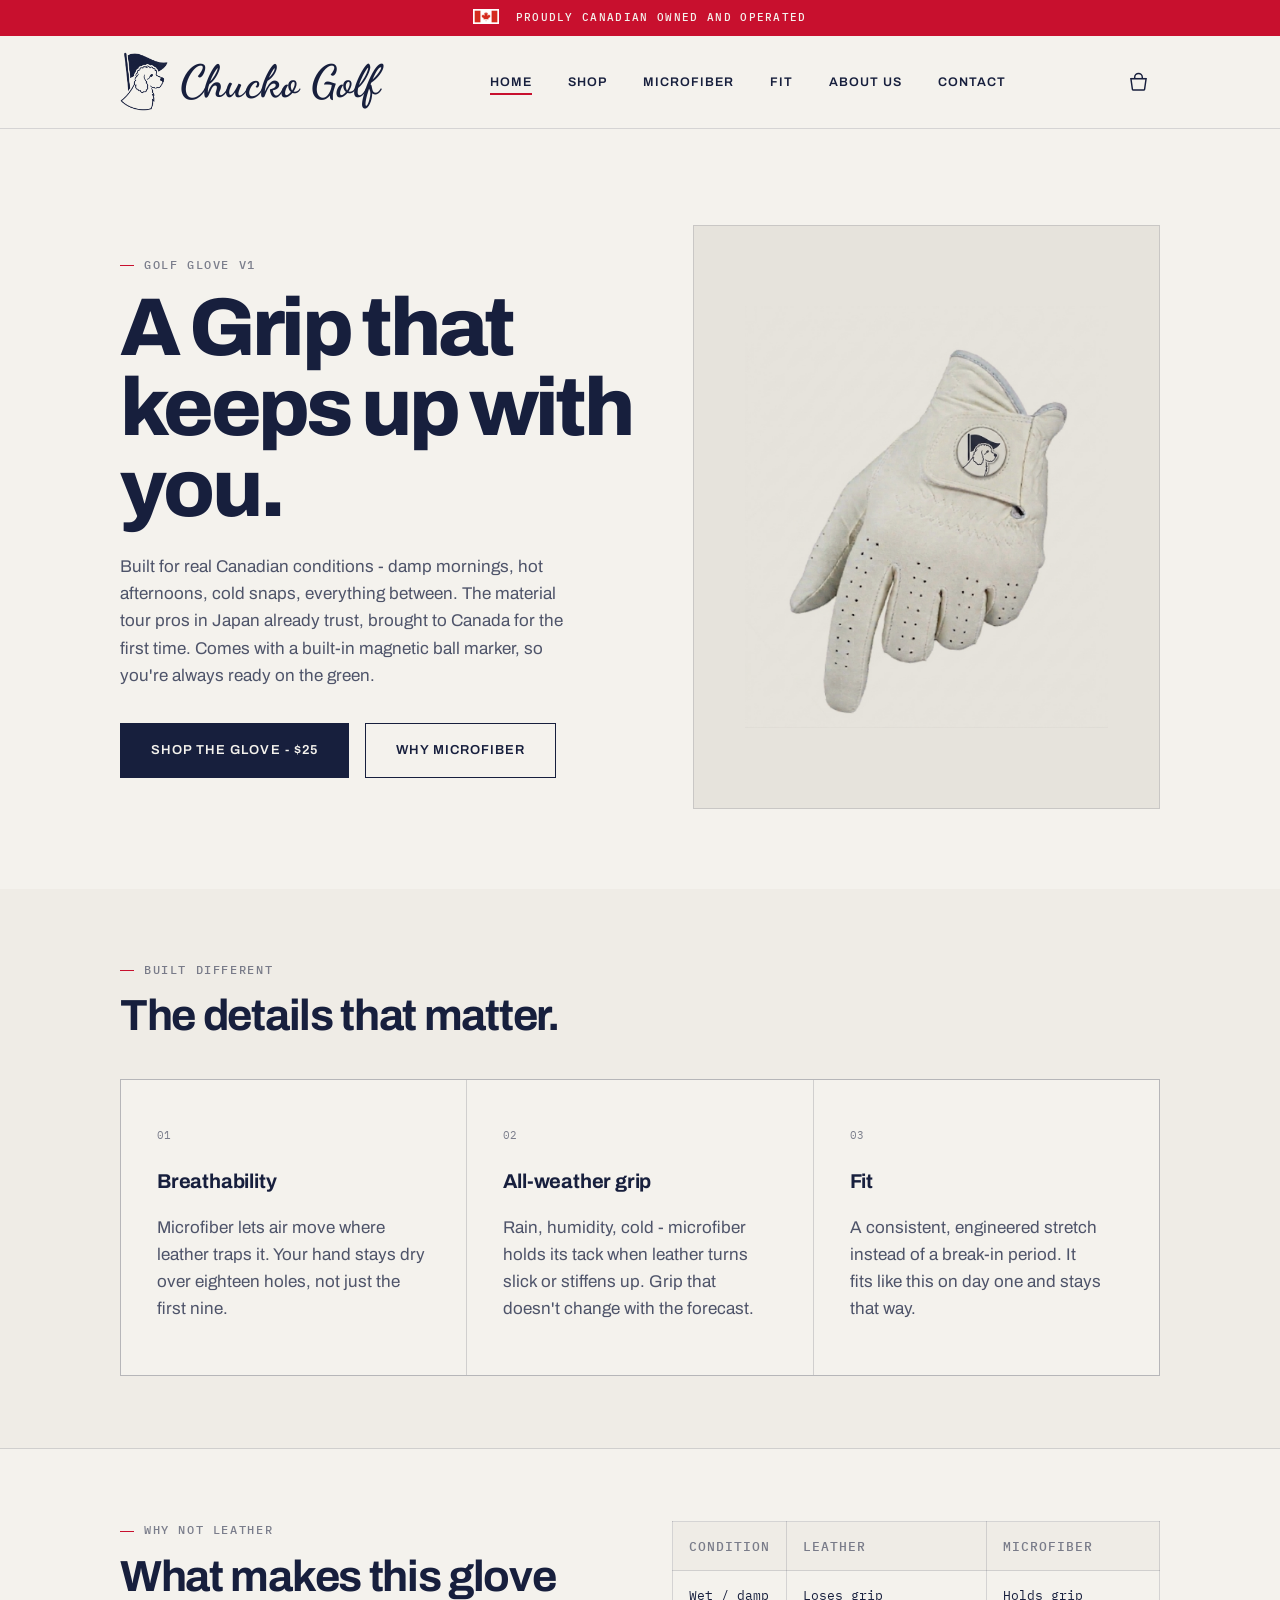
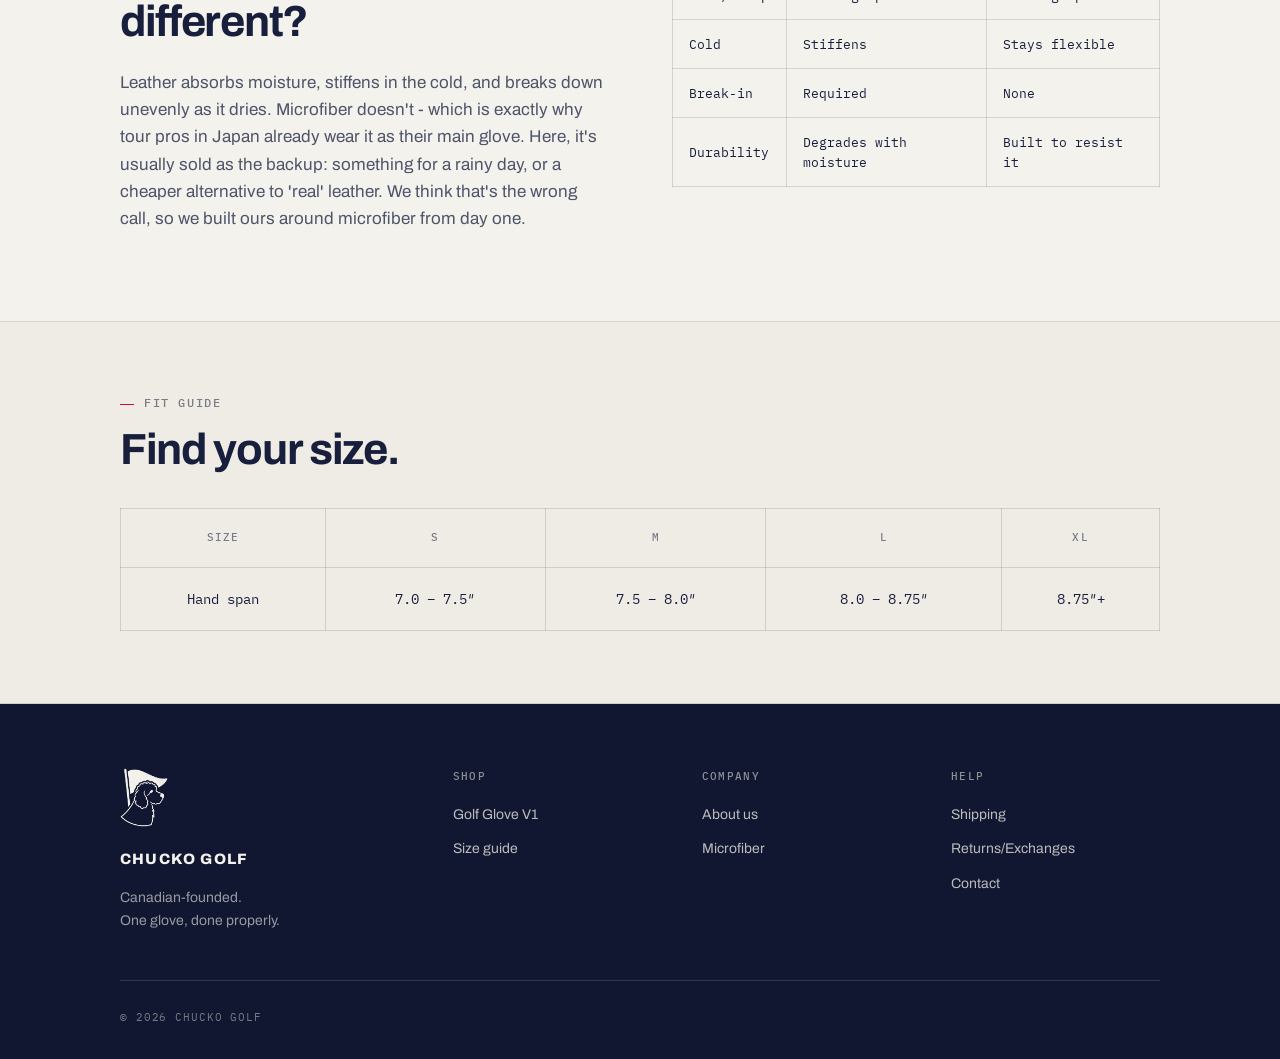
<file: index.html>
<!DOCTYPE html>
<html lang="en-CA">
<head>
<meta charset="UTF-8">
<meta name="viewport" content="width=device-width, initial-scale=1.0">
<title>Chucko Golf - Premium Microfiber Golf Glove</title>
<meta name="description" content="Chucko Golf makes one product: a premium microfiber golf glove built for real Canadian conditions. $25.">
<link rel="stylesheet" href="css/styles.css">
</head>
<body>

<div class="top-banner"><img class="flag-icon" src="uploads/Canada-outline.png" alt="" aria-hidden="true"> Proudly Canadian Owned and Operated</div>

<nav class="site-nav">
  <div class="wrap">
    <a href="index.html" class="nav-brand">
      <img class="logo-mark" src="uploads/logo.png" alt="Chucko Golf logo mark">
      <span class="wordmark">Chucko Golf</span>
    </a>
    <ul class="nav-links">
      <li><a href="index.html" class="current">Home</a></li>
      <li><a href="shop.html">Shop</a></li>
      <li><a href="index.html#microfiber">Microfiber</a></li>
      <li><a href="index.html#fit">Fit</a></li>
      <li><a href="about.html">About us</a></li>
      <li><a href="contact.html">Contact</a></li>
    </ul>
    <div class="nav-right">
      <a href="shop.html" class="basket" aria-label="Basket">
        <svg viewBox="0 0 22 20" fill="none" stroke="currentColor" stroke-width="1.5" aria-hidden="true" focusable="false">
          <line x1="3" y1="7" x2="19" y2="7"/>
          <path d="M3 7h16l-1.6 11.2a1 1 0 0 1-1 .8H5.6a1 1 0 0 1-1-.8L3 7z"/>
          <path d="M7 7V5.5a4 4 0 0 1 8 0V7"/>
        </svg>
      </a>
      <button class="nav-toggle" aria-label="Open menu" aria-expanded="false">
        <span></span>
      </button>
    </div>
  </div>
</nav>

<!-- HERO -->
<section class="hero bg-paper no-border">
  <div class="wrap">
    <div class="hero-copy">
      <p class="eyebrow">Golf Glove V1</p>
      <h1 class="h-display">A Grip that<br>keeps up with you.</h1>
      <p class="body-copy">Built for real Canadian conditions - damp mornings, hot afternoons, cold snaps, everything between. The material tour pros in Japan already trust, brought to Canada for the first time. Comes with a built-in magnetic ball marker, so you're always ready on the green.</p>
      <div class="hero-actions">
        <a href="shop.html" class="btn btn-primary">Shop the glove - $25</a>
        <a href="index.html#microfiber" class="btn btn-outline">Why microfiber</a>
      </div>
    </div>
    <div class="plate hero-plate">
      <img class="plate-product-img" src="uploads/golf-glove-mockup.jpg" alt="Chucko Golf premium microfiber golf glove">
    </div>
  </div>
</section>

<!-- BENEFITS THREE-UP -->
<section class="bg-paper-alt">
  <div class="wrap">
    <p class="eyebrow">Built different</p>
    <h2 class="h-section" style="margin-bottom:40px;">The details that matter.</h2>
    <div class="grid-3">
      <div>
        <p class="benefit-index">01</p>
        <p class="benefit-title">Breathability</p>
        <p class="body-copy">Microfiber lets air move where leather traps it. Your hand stays dry over eighteen holes, not just the first nine.</p>
      </div>
      <div>
        <p class="benefit-index">02</p>
        <p class="benefit-title">All-weather grip</p>
        <p class="body-copy">Rain, humidity, cold - microfiber holds its tack when leather turns slick or stiffens up. Grip that doesn't change with the forecast.</p>
      </div>
      <div>
        <p class="benefit-index">03</p>
        <p class="benefit-title">Fit</p>
        <p class="body-copy">A consistent, engineered stretch instead of a break-in period. It fits like this on day one and stays that way.</p>
      </div>
    </div>
  </div>
</section>

<!-- WHY NOT LEATHER -->
<section id="microfiber" class="bg-paper">
  <div class="wrap two-col">
    <div>
      <p class="eyebrow">Why not leather</p>
      <h2 class="h-section" style="margin-bottom:24px;">What makes this glove different?</h2>
      <p class="body-copy">Leather absorbs moisture, stiffens in the cold, and breaks down unevenly as it dries. Microfiber doesn't - which is exactly why tour pros in Japan already wear it as their main glove. Here, it's usually sold as the backup: something for a rainy day, or a cheaper alternative to 'real' leather. We think that's the wrong call, so we built ours around microfiber from day one.</p>
    </div>
    <p class="scroll-hint">Scroll to see all →</p>
    <div class="table-scroll">
      <table class="spec-table">
        <thead>
          <tr>
            <th>Condition</th>
            <th>Leather</th>
            <th>Microfiber</th>
          </tr>
        </thead>
        <tbody>
          <tr>
            <td>Wet / damp</td>
            <td>Loses grip</td>
            <td>Holds grip</td>
          </tr>
          <tr>
            <td>Cold</td>
            <td>Stiffens</td>
            <td>Stays flexible</td>
          </tr>
          <tr>
            <td>Break-in</td>
            <td>Required</td>
            <td>None</td>
          </tr>
          <tr>
            <td>Durability</td>
            <td>Degrades with moisture</td>
            <td>Built to resist it</td>
          </tr>
        </tbody>
      </table>
    </div>
  </div>
</section>

<!-- FIND YOUR SIZE -->
<section id="fit" class="bg-paper-alt">
  <div class="wrap">
    <p class="eyebrow">Fit guide</p>
    <h2 class="h-section" style="margin-bottom:36px;">Find your size.</h2>
    <p class="scroll-hint">Scroll to see all sizes →</p>
    <div class="table-scroll">
    <table class="size-table">
      <thead>
        <tr>
          <th>Size</th>
          <th>S</th>
          <th>M</th>
          <th>L</th>
          <th>XL</th>
        </tr>
      </thead>
      <tbody>
        <tr>
          <td>Hand span</td>
          <td>7.0&nbsp;–&nbsp;7.5&Prime;</td>
          <td>7.5&nbsp;–&nbsp;8.0&Prime;</td>
          <td>8.0&nbsp;–&nbsp;8.75&Prime;</td>
          <td>8.75&Prime;+</td>
        </tr>
      </tbody>
    </table>
    </div>
  </div>
</section>

<footer>
  <div class="wrap">
    <div class="footer-grid">
      <div class="footer-brand">
        <img class="footer-logo" src="uploads/logo-white.png" alt="Chucko Golf logo mark">
        <span class="wordmark">Chucko Golf</span>
        <p>Canadian-founded.<br>One glove, done properly.</p>
      </div>
      <div class="footer-col">
        <h3>Shop</h3>
        <ul>
          <li><a href="shop.html">Golf Glove V1</a></li>
          <li><a href="index.html#fit">Size guide</a></li>
        </ul>
      </div>
      <div class="footer-col">
        <h3>Company</h3>
        <ul>
          <li><a href="about.html">About us</a></li>
          <li><a href="index.html#microfiber">Microfiber</a></li>
        </ul>
      </div>
      <div class="footer-col">
        <h3>Help</h3>
        <ul>
          <li><a href="#">Shipping</a></li>
          <li><a href="returns.html">Returns/Exchanges</a></li>
          <li><a href="contact.html">Contact</a></li>
        </ul>
      </div>
    </div>
    <div class="footer-bottom">
      <span>&copy; 2026 Chucko Golf</span>
    </div>
  </div>
</footer>

<script src="js/main.js"></script>
</body>
</html>
</file>
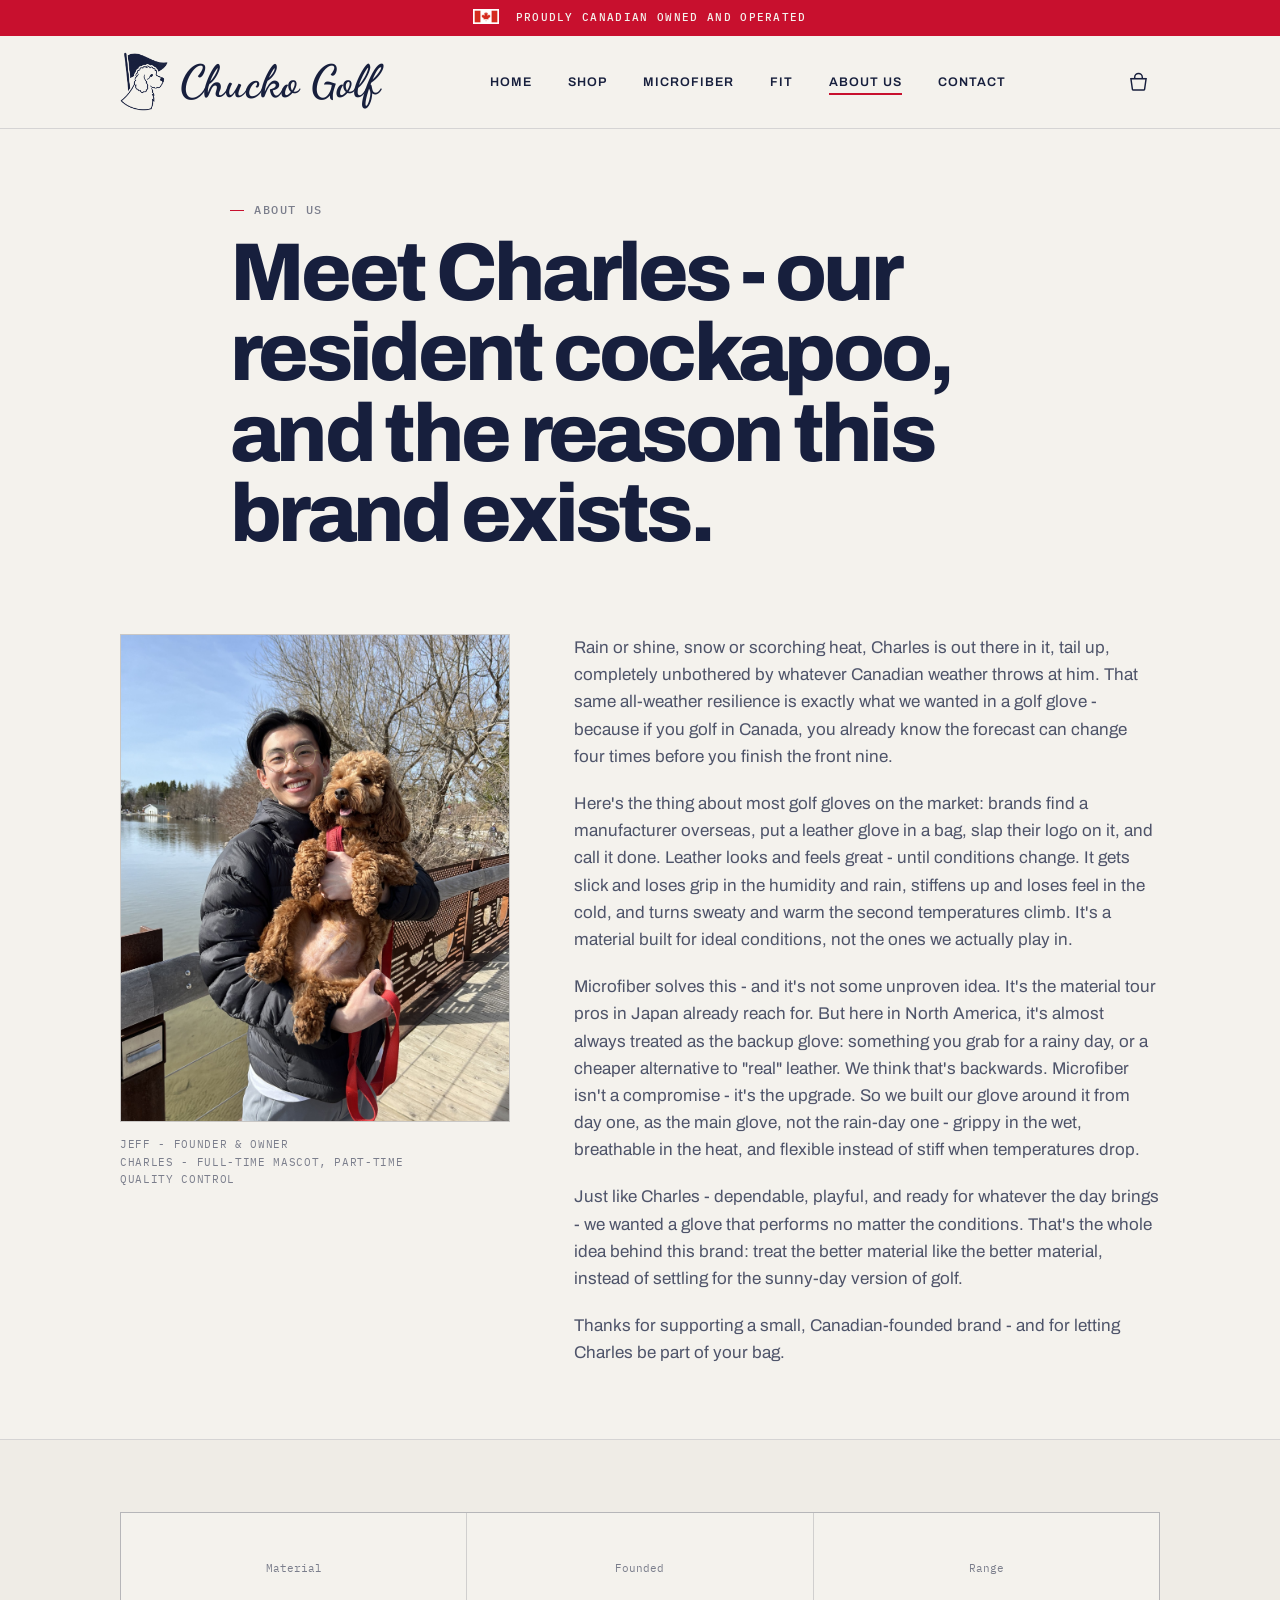
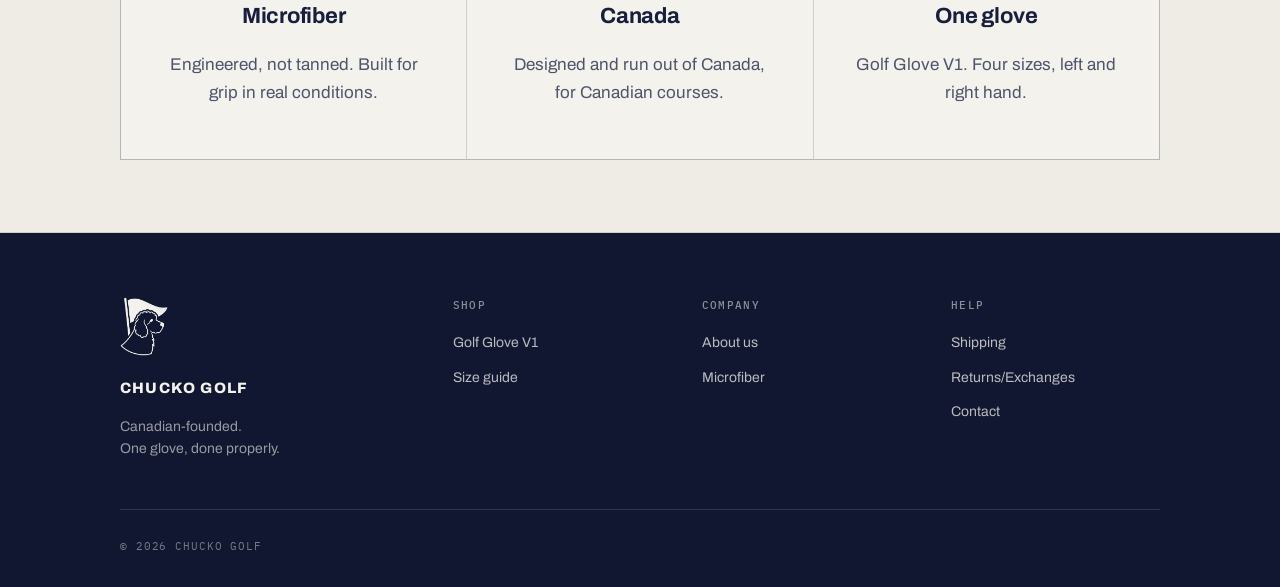
<file: about.html>
<!DOCTYPE html>
<html lang="en-CA">
<head>
<meta charset="UTF-8">
<meta name="viewport" content="width=device-width, initial-scale=1.0">
<title>About us - Chucko Golf</title>
<meta name="description" content="Meet Charles, the cockapoo behind Chucko Golf, and the reason this brand exists.">
<link rel="stylesheet" href="css/styles.css">
</head>
<body>

<div class="top-banner"><img class="flag-icon" src="uploads/Canada-outline.png" alt="" aria-hidden="true"> Proudly Canadian Owned and Operated</div>

<nav class="site-nav">
  <div class="wrap">
    <a href="index.html" class="nav-brand">
      <img class="logo-mark" src="uploads/logo.png" alt="Chucko Golf logo mark">
      <span class="wordmark">Chucko Golf</span>
    </a>
    <ul class="nav-links">
      <li><a href="index.html">Home</a></li>
      <li><a href="shop.html">Shop</a></li>
      <li><a href="index.html#microfiber">Microfiber</a></li>
      <li><a href="index.html#fit">Fit</a></li>
      <li><a href="about.html" class="current">About us</a></li>
      <li><a href="contact.html">Contact</a></li>
    </ul>
    <div class="nav-right">
      <a href="shop.html" class="basket" aria-label="Basket">
        <svg viewBox="0 0 22 20" fill="none" stroke="currentColor" stroke-width="1.5" aria-hidden="true" focusable="false">
          <line x1="3" y1="7" x2="19" y2="7"/>
          <path d="M3 7h16l-1.6 11.2a1 1 0 0 1-1 .8H5.6a1 1 0 0 1-1-.8L3 7z"/>
          <path d="M7 7V5.5a4 4 0 0 1 8 0V7"/>
        </svg>
      </a>
      <button class="nav-toggle" aria-label="Open menu" aria-expanded="false">
        <span></span>
      </button>
    </div>
  </div>
</nav>

<!-- HERO -->
<section class="about-hero bg-paper no-border" style="padding-bottom:8px;">
  <div class="wrap">
    <p class="eyebrow">About us</p>
    <h1 class="h-display">Meet Charles - our resident cockapoo, and the reason this brand exists.</h1>
  </div>
</section>

<!-- BODY: PHOTO + CLIENT COPY -->
<section class="about-body bg-paper">
  <div class="wrap two-col">
    <div>
      <div class="plate" style="aspect-ratio: 4/5;">
        <img class="plate-photo-img" src="uploads/owners.jpg" alt="Charles, the cockapoo behind Chucko Golf, with his owner">
      </div>
      <p class="about-photo-caption">Jeff - Founder & Owner<br>Charles - Full-time mascot, Part-time quality control</p>
    </div>
    <div class="client-copy body-copy">
      <p>Rain or shine, snow or scorching heat, Charles is out there in it, tail up, completely unbothered by whatever Canadian weather throws at him. That same all-weather resilience is exactly what we wanted in a golf glove - because if you golf in Canada, you already know the forecast can change four times before you finish the front nine.</p>
      <p>Here's the thing about most golf gloves on the market: brands find a manufacturer overseas, put a leather glove in a bag, slap their logo on it, and call it done. Leather looks and feels great - until conditions change. It gets slick and loses grip in the humidity and rain, stiffens up and loses feel in the cold, and turns sweaty and warm the second temperatures climb. It's a material built for ideal conditions, not the ones we actually play in.</p>
      <p>Microfiber solves this - and it's not some unproven idea. It's the material tour pros in Japan already reach for. But here in North America, it's almost always treated as the backup glove: something you grab for a rainy day, or a cheaper alternative to "real" leather. We think that's backwards. Microfiber isn't a compromise - it's the upgrade. So we built our glove around it from day one, as the main glove, not the rain-day one - grippy in the wet, breathable in the heat, and flexible instead of stiff when temperatures drop.</p>
      <p>Just like Charles - dependable, playful, and ready for whatever the day brings - we wanted a glove that performs no matter the conditions. That's the whole idea behind this brand: treat the better material like the better material, instead of settling for the sunny-day version of golf.</p>
      <p>Thanks for supporting a small, Canadian-founded brand - and for letting Charles be part of your bag.</p>
    </div>
  </div>
</section>

<!-- FACTS THREE-UP -->
<section class="bg-paper-alt facts-row">
  <div class="wrap">
    <div class="grid-3">
      <div>
        <p class="benefit-index">Material</p>
        <p class="benefit-title">Microfiber</p>
        <p class="body-copy">Engineered, not tanned. Built for grip in real conditions.</p>
      </div>
      <div>
        <p class="benefit-index">Founded</p>
        <p class="benefit-title">Canada</p>
        <p class="body-copy">Designed and run out of Canada, for Canadian courses.</p>
      </div>
      <div>
        <p class="benefit-index">Range</p>
        <p class="benefit-title">One glove</p>
        <p class="body-copy">Golf Glove V1. Four sizes, left and right hand.</p>
      </div>
    </div>
  </div>
</section>

<footer>
  <div class="wrap">
    <div class="footer-grid">
      <div class="footer-brand">
        <img class="footer-logo" src="uploads/logo-white.png" alt="Chucko Golf logo mark">
        <span class="wordmark">Chucko Golf</span>
        <p>Canadian-founded.<br>One glove, done properly.</p>
      </div>
      <div class="footer-col">
        <h3>Shop</h3>
        <ul>
          <li><a href="shop.html">Golf Glove V1</a></li>
          <li><a href="index.html#fit">Size guide</a></li>
        </ul>
      </div>
      <div class="footer-col">
        <h3>Company</h3>
        <ul>
          <li><a href="about.html">About us</a></li>
          <li><a href="index.html#microfiber">Microfiber</a></li>
        </ul>
      </div>
      <div class="footer-col">
        <h3>Help</h3>
        <ul>
          <li><a href="#">Shipping</a></li>
          <li><a href="returns.html">Returns/Exchanges</a></li>
          <li><a href="contact.html">Contact</a></li>
        </ul>
      </div>
    </div>
    <div class="footer-bottom">
      <span>&copy; 2026 Chucko Golf</span>
    </div>
  </div>
</footer>

<script src="js/main.js"></script>
</body>
</html>
</file>
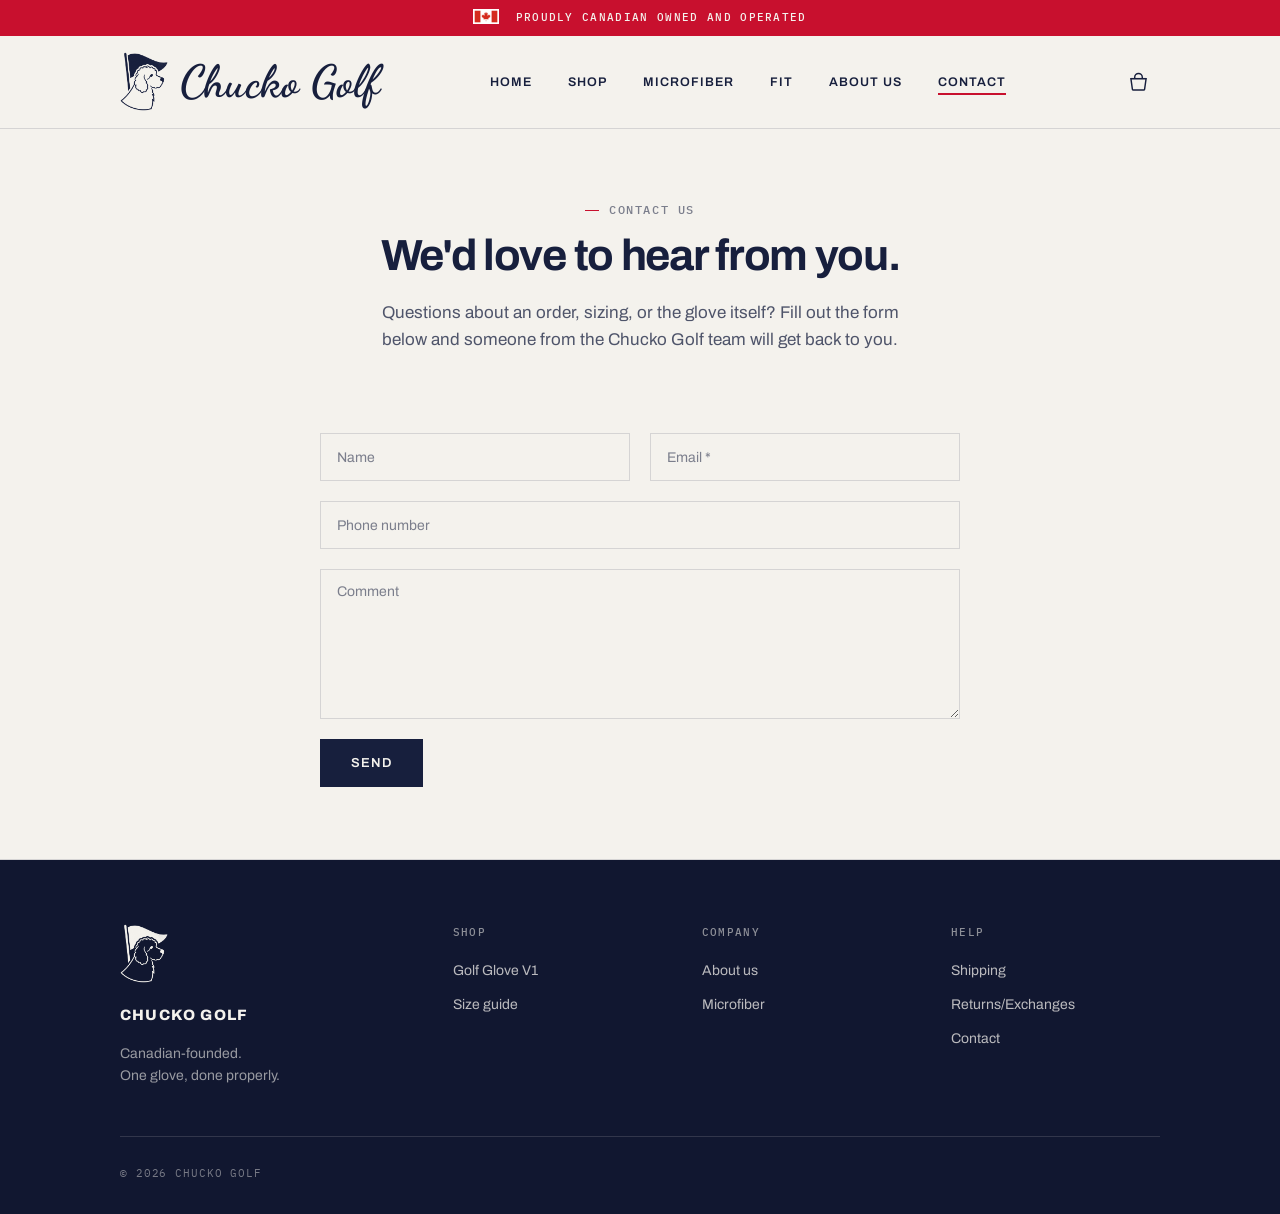
<file: contact.html>
<!DOCTYPE html>
<html lang="en-CA">
<head>
<meta charset="UTF-8">
<meta name="viewport" content="width=device-width, initial-scale=1.0">
<title>Contact us - Chucko Golf</title>
<meta name="description" content="Questions about an order or the glove itself? Get in touch with the Chucko Golf team.">
<link rel="stylesheet" href="css/styles.css">
</head>
<body>

<div class="top-banner"><img class="flag-icon" src="uploads/Canada-outline.png" alt="" aria-hidden="true"> Proudly Canadian Owned and Operated</div>

<nav class="site-nav">
  <div class="wrap">
    <a href="index.html" class="nav-brand">
      <img class="logo-mark" src="uploads/logo.png" alt="Chucko Golf logo mark">
      <span class="wordmark">Chucko Golf</span>
    </a>
    <ul class="nav-links">
      <li><a href="index.html">Home</a></li>
      <li><a href="shop.html">Shop</a></li>
      <li><a href="index.html#microfiber">Microfiber</a></li>
      <li><a href="index.html#fit">Fit</a></li>
      <li><a href="about.html">About us</a></li>
      <li><a href="contact.html" class="current">Contact</a></li>
    </ul>
    <div class="nav-right">
      <a href="shop.html" class="basket" aria-label="Basket">
        <svg viewBox="0 0 22 20" fill="none" stroke="currentColor" stroke-width="1.5" aria-hidden="true" focusable="false">
          <line x1="3" y1="7" x2="19" y2="7"/>
          <path d="M3 7h16l-1.6 11.2a1 1 0 0 1-1 .8H5.6a1 1 0 0 1-1-.8L3 7z"/>
          <path d="M7 7V5.5a4 4 0 0 1 8 0V7"/>
        </svg>
      </a>
      <button class="nav-toggle" aria-label="Open menu" aria-expanded="false">
        <span></span>
      </button>
    </div>
  </div>
</nav>

<!-- HERO -->
<section class="bg-paper no-border" style="padding-bottom:8px;">
  <div class="wrap" style="max-width:680px; margin:0 auto; text-align:center;">
    <p class="eyebrow" style="justify-content:center;">Contact us</p>
    <h1 class="h-section">We'd love to hear from you.</h1>
    <p class="body-copy" style="margin:20px auto 0; max-width:56ch;">Questions about an order, sizing, or the glove itself? Fill out the form below and someone from the Chucko Golf team will get back to you.</p>
  </div>
</section>

<!-- FORM -->
<section class="bg-paper">
  <div class="wrap">
    <form class="contact-form" id="contact-form">
      <div class="form-success" id="form-success" hidden>
        <span class="success-mark">&check;</span> Thanks for reaching out. We'll get back to you as soon as possible.
      </div>
      <div class="form-row">
        <input type="text" name="name" class="form-input" placeholder="Name">
        <input type="email" name="email" class="form-input" placeholder="Email *" required>
      </div>
      <input type="tel" name="phone" class="form-input" placeholder="Phone number">
      <textarea name="comment" class="form-input form-textarea" placeholder="Comment"></textarea>
      <button type="submit" class="btn btn-primary">Send</button>
    </form>
  </div>
</section>

<footer>
  <div class="wrap">
    <div class="footer-grid">
      <div class="footer-brand">
        <img class="footer-logo" src="uploads/logo-white.png" alt="Chucko Golf logo mark">
        <span class="wordmark">Chucko Golf</span>
        <p>Canadian-founded.<br>One glove, done properly.</p>
      </div>
      <div class="footer-col">
        <h3>Shop</h3>
        <ul>
          <li><a href="shop.html">Golf Glove V1</a></li>
          <li><a href="index.html#fit">Size guide</a></li>
        </ul>
      </div>
      <div class="footer-col">
        <h3>Company</h3>
        <ul>
          <li><a href="about.html">About us</a></li>
          <li><a href="index.html#microfiber">Microfiber</a></li>
        </ul>
      </div>
      <div class="footer-col">
        <h3>Help</h3>
        <ul>
          <li><a href="#">Shipping</a></li>
          <li><a href="returns.html">Returns/Exchanges</a></li>
          <li><a href="contact.html">Contact</a></li>
        </ul>
      </div>
    </div>
    <div class="footer-bottom">
      <span>&copy; 2026 Chucko Golf</span>
    </div>
  </div>
</footer>

<script src="js/main.js"></script>
</body>
</html>
</file>
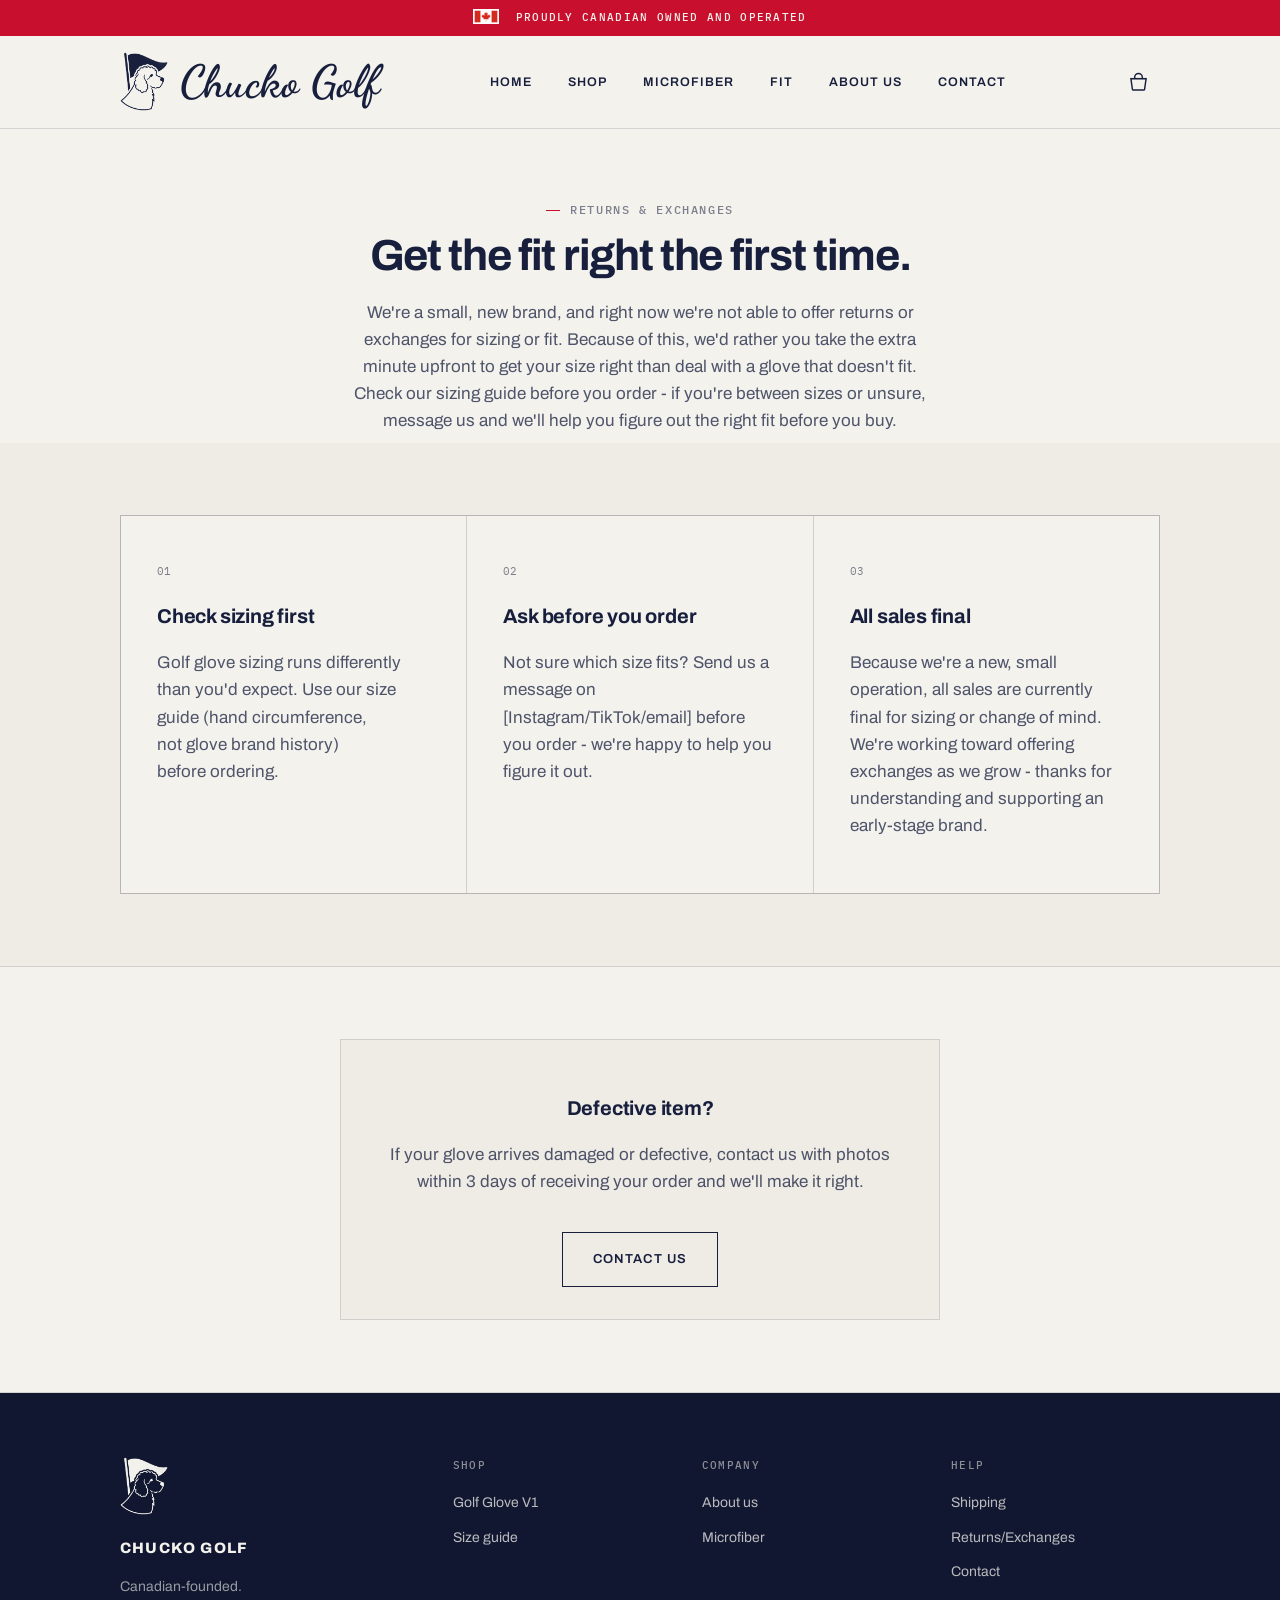
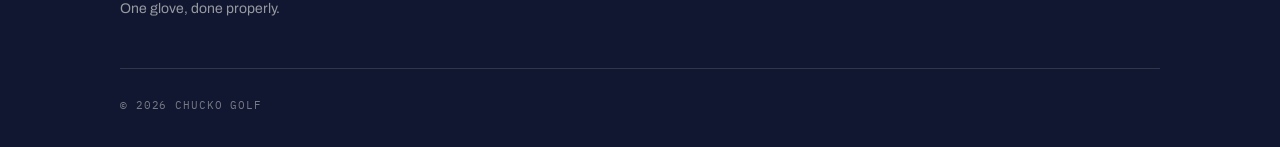
<file: returns.html>
<!DOCTYPE html>
<html lang="en-CA">
<head>
<meta charset="UTF-8">
<meta name="viewport" content="width=device-width, initial-scale=1.0">
<title>Returns & exchanges - Chucko Golf</title>
<meta name="description" content="Chucko Golf's returns and exchanges policy. Check sizing before you order - all sales are currently final for sizing or change of mind.">
<link rel="stylesheet" href="css/styles.css">
</head>
<body>

<div class="top-banner"><img class="flag-icon" src="uploads/Canada-outline.png" alt="" aria-hidden="true"> Proudly Canadian Owned and Operated</div>

<nav class="site-nav">
  <div class="wrap">
    <a href="index.html" class="nav-brand">
      <img class="logo-mark" src="uploads/logo.png" alt="Chucko Golf logo mark">
      <span class="wordmark">Chucko Golf</span>
    </a>
    <ul class="nav-links">
      <li><a href="index.html">Home</a></li>
      <li><a href="shop.html">Shop</a></li>
      <li><a href="index.html#microfiber">Microfiber</a></li>
      <li><a href="index.html#fit">Fit</a></li>
      <li><a href="about.html">About us</a></li>
      <li><a href="contact.html">Contact</a></li>
    </ul>
    <div class="nav-right">
      <a href="shop.html" class="basket" aria-label="Basket">
        <svg viewBox="0 0 22 20" fill="none" stroke="currentColor" stroke-width="1.5" aria-hidden="true" focusable="false">
          <line x1="3" y1="7" x2="19" y2="7"/>
          <path d="M3 7h16l-1.6 11.2a1 1 0 0 1-1 .8H5.6a1 1 0 0 1-1-.8L3 7z"/>
          <path d="M7 7V5.5a4 4 0 0 1 8 0V7"/>
        </svg>
      </a>
      <button class="nav-toggle" aria-label="Open menu" aria-expanded="false">
        <span></span>
      </button>
    </div>
  </div>
</nav>

<!-- HERO -->
<section class="bg-paper no-border" style="padding-bottom:8px;">
  <div class="wrap" style="max-width:680px; margin:0 auto; text-align:center;">
    <p class="eyebrow" style="justify-content:center;">Returns & exchanges</p>
    <h1 class="h-section">Get the fit right the first time.</h1>
    <p class="body-copy" style="margin:20px auto 0; max-width:60ch;">We're a small, new brand, and right now we're not able to offer returns or exchanges for sizing or fit. Because of this, we'd rather you take the extra minute upfront to get your size right than deal with a glove that doesn't fit. Check our sizing guide before you order - if you're between sizes or unsure, message us and we'll help you figure out the right fit before you buy.</p>
  </div>
</section>

<!-- THREE-UP -->
<section class="bg-paper-alt">
  <div class="wrap">
    <div class="grid-3">
      <div>
        <p class="benefit-index">01</p>
        <p class="benefit-title">Check sizing first</p>
        <p class="body-copy">Golf glove sizing runs differently than you'd expect. Use our size guide (hand circumference, not glove brand history) before ordering.</p>
      </div>
      <div>
        <p class="benefit-index">02</p>
        <p class="benefit-title">Ask before you order</p>
        <p class="body-copy">Not sure which size fits? Send us a message on [Instagram/TikTok/email] before you order - we're happy to help you figure it out.</p>
      </div>
      <div>
        <p class="benefit-index">03</p>
        <p class="benefit-title">All sales final</p>
        <p class="body-copy">Because we're a new, small operation, all sales are currently final for sizing or change of mind. We're working toward offering exchanges as we grow - thanks for understanding and supporting an early-stage brand.</p>
      </div>
    </div>
  </div>
</section>

<!-- DEFECTIVE ITEM CALLOUT -->
<section class="bg-paper">
  <div class="wrap" style="max-width:680px; margin:0 auto;">
    <div class="defective-callout">
      <p class="benefit-title">Defective item?</p>
      <p class="body-copy">If your glove arrives damaged or defective, contact us with photos within 3 days of receiving your order and we'll make it right.</p>
      <a href="contact.html" class="btn btn-outline" style="margin-top:20px;">Contact us</a>
    </div>
  </div>
</section>

<footer>
  <div class="wrap">
    <div class="footer-grid">
      <div class="footer-brand">
        <img class="footer-logo" src="uploads/logo-white.png" alt="Chucko Golf logo mark">
        <span class="wordmark">Chucko Golf</span>
        <p>Canadian-founded.<br>One glove, done properly.</p>
      </div>
      <div class="footer-col">
        <h3>Shop</h3>
        <ul>
          <li><a href="shop.html">Golf Glove V1</a></li>
          <li><a href="index.html#fit">Size guide</a></li>
        </ul>
      </div>
      <div class="footer-col">
        <h3>Company</h3>
        <ul>
          <li><a href="about.html">About us</a></li>
          <li><a href="index.html#microfiber">Microfiber</a></li>
        </ul>
      </div>
      <div class="footer-col">
        <h3>Help</h3>
        <ul>
          <li><a href="#">Shipping</a></li>
          <li><a href="returns.html">Returns/Exchanges</a></li>
          <li><a href="contact.html">Contact</a></li>
        </ul>
      </div>
    </div>
    <div class="footer-bottom">
      <span>&copy; 2026 Chucko Golf</span>
    </div>
  </div>
</footer>

<script src="js/main.js"></script>
</body>
</html>
</file>
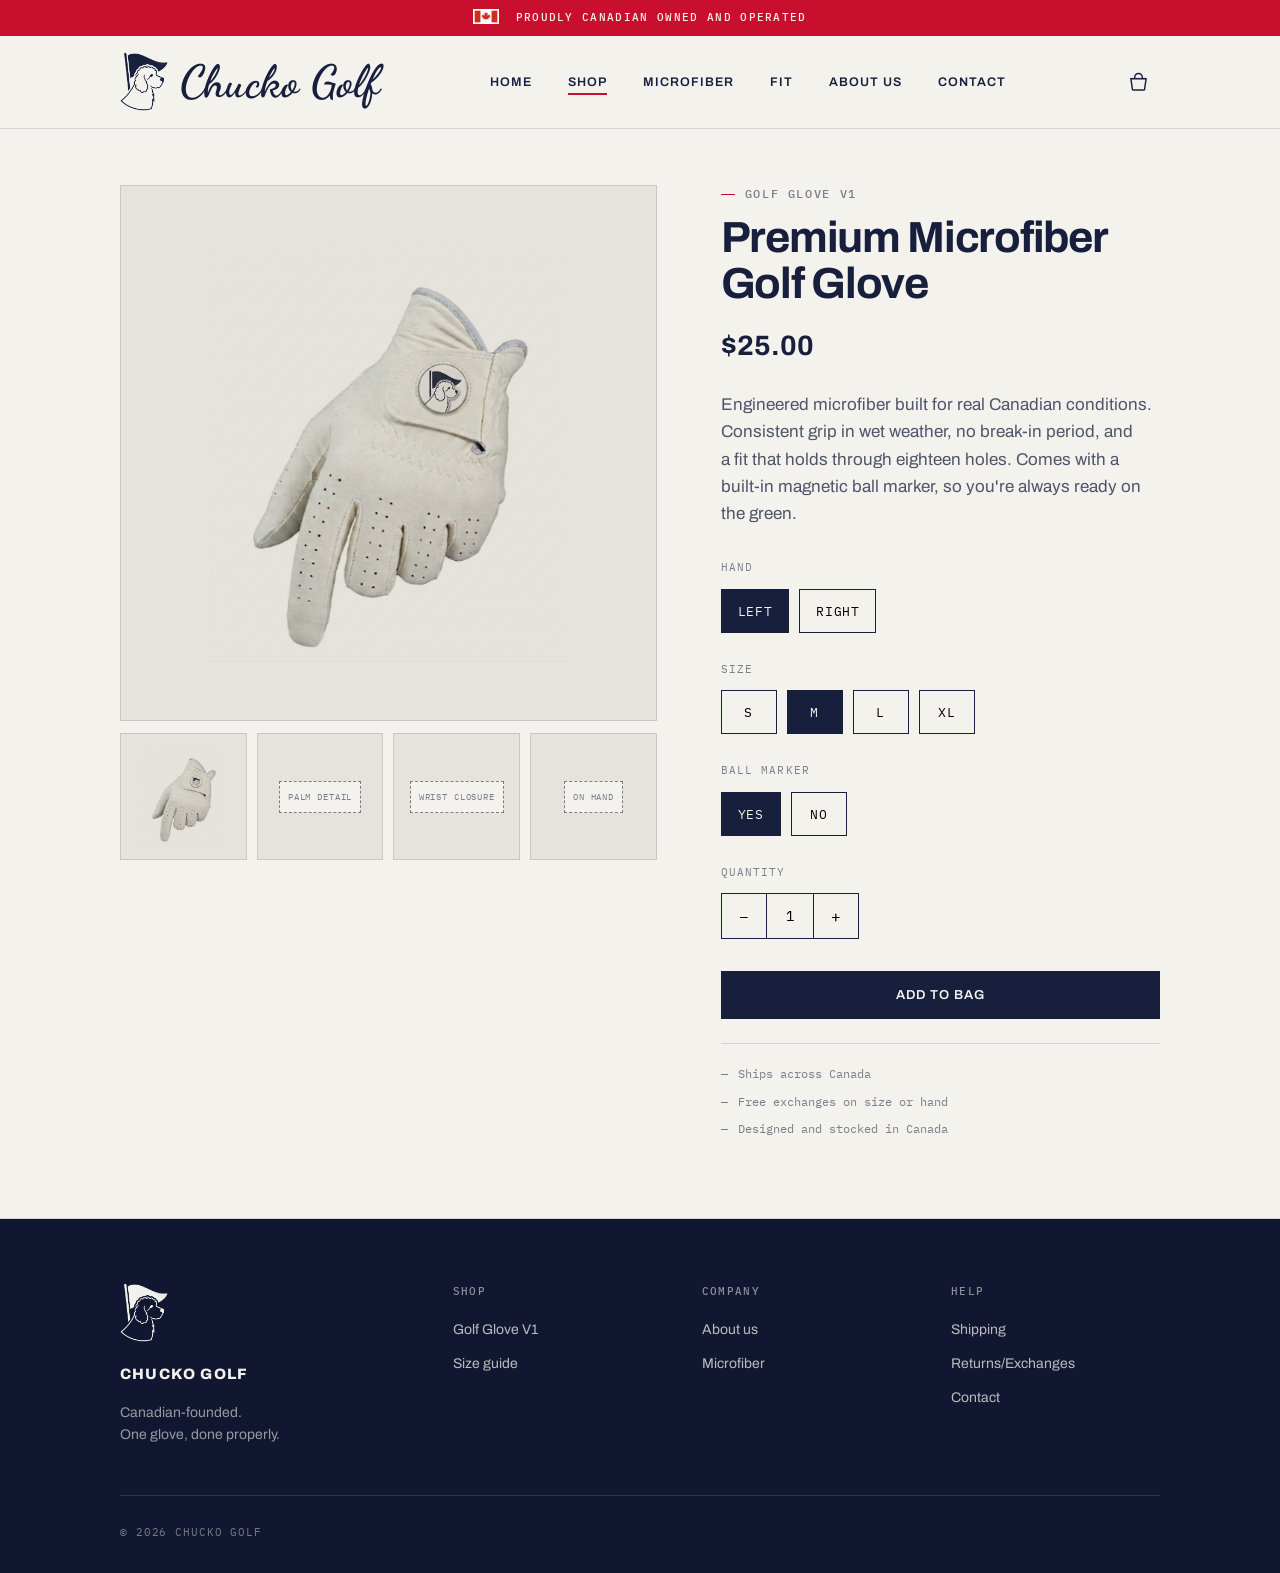
<file: shop.html>
<!DOCTYPE html>
<html lang="en-CA">
<head>
<meta charset="UTF-8">
<meta name="viewport" content="width=device-width, initial-scale=1.0">
<title>Shop - Chucko Golf</title>
<meta name="description" content="Golf Glove V1. Premium microfiber. $20. Four sizes, left and right hand.">
<link rel="stylesheet" href="css/styles.css">
</head>
<body>

<div class="top-banner"><img class="flag-icon" src="uploads/Canada-outline.png" alt="" aria-hidden="true"> Proudly Canadian Owned and Operated</div>

<nav class="site-nav">
  <div class="wrap">
    <a href="index.html" class="nav-brand">
      <img class="logo-mark" src="uploads/logo.png" alt="Chucko Golf logo mark">
      <span class="wordmark">Chucko Golf</span>
    </a>
    <ul class="nav-links">
      <li><a href="index.html">Home</a></li>
      <li><a href="shop.html" class="current">Shop</a></li>
      <li><a href="index.html#microfiber">Microfiber</a></li>
      <li><a href="index.html#fit">Fit</a></li>
      <li><a href="about.html">About us</a></li>
      <li><a href="contact.html">Contact</a></li>
    </ul>
    <div class="nav-right">
      <a href="shop.html" class="basket" aria-label="Basket">
        <svg viewBox="0 0 22 20" fill="none" stroke="currentColor" stroke-width="1.5" aria-hidden="true" focusable="false">
          <line x1="3" y1="7" x2="19" y2="7"/>
          <path d="M3 7h16l-1.6 11.2a1 1 0 0 1-1 .8H5.6a1 1 0 0 1-1-.8L3 7z"/>
          <path d="M7 7V5.5a4 4 0 0 1 8 0V7"/>
        </svg>
      </a>
      <button class="nav-toggle" aria-label="Open menu" aria-expanded="false">
        <span></span>
      </button>
    </div>
  </div>
</nav>

<section class="bg-paper" style="padding-top:56px;">
  <div class="wrap shop-layout">

    <!-- GALLERY -->
    <div class="gallery">
      <div class="plate gallery-main">
        <img class="plate-product-img" src="uploads/golf-glove-mockup.jpg" alt="Chucko Golf microfiber golf glove, front view">
      </div>
      <div class="gallery-thumbs">
        <div class="plate">
          <img class="plate-product-img" src="uploads/golf-glove-mockup.jpg" alt="Chucko Golf microfiber golf glove, front view">
        </div>
        <div class="plate">
          <p class="plate-label">Palm detail</p>
        </div>
        <div class="plate">
          <p class="plate-label">Wrist closure</p>
        </div>
        <div class="plate">
          <p class="plate-label">On hand</p>
        </div>
      </div>
    </div>

    <!-- BUY COLUMN -->
    <div class="buy-col">
      <p class="eyebrow">Golf Glove V1</p>
      <h1 class="h-section">Premium Microfiber Golf Glove</h1>

      <div class="price-row">
        <span class="price-now">$25.00</span>
      </div>

      <p class="body-copy">Engineered microfiber built for real Canadian conditions. Consistent grip in wet weather, no break-in period, and a fit that holds through eighteen holes. Comes with a built-in magnetic ball marker, so you're always ready on the green.</p>

      <div class="option-block">
        <p class="option-label">Hand</p>
        <div class="toggle-row">
          <button type="button" class="toggle-btn active">Left</button>
          <button type="button" class="toggle-btn">Right</button>
        </div>
      </div>

      <div class="option-block">
        <p class="option-label">Size</p>
        <div class="size-row">
          <button type="button" class="size-btn">S</button>
          <button type="button" class="size-btn active">M</button>
          <button type="button" class="size-btn">L</button>
          <button type="button" class="size-btn">XL</button>
        </div>
      </div>

      <div class="option-block">
        <p class="option-label">Ball Marker</p>
        <div class="toggle-row" id="ball-marker-toggle">
          <button type="button" class="toggle-btn active" data-price-delta="5">Yes</button>
          <button type="button" class="toggle-btn" data-price-delta="0">No</button>
        </div>
      </div>

      <div class="option-block">
        <p class="option-label">Quantity</p>
        <div class="qty-stepper">
          <button type="button" class="qty-dec" aria-label="Decrease quantity">&minus;</button>
          <input type="text" inputmode="numeric" value="1" aria-label="Quantity">
          <button type="button" class="qty-inc" aria-label="Increase quantity">+</button>
        </div>
      </div>

      <div class="buy-actions">
        <button type="button" class="btn btn-primary">Add to bag</button>
      </div>

      <ul class="reassurance">
        <li>Ships across Canada</li>
        <li>Free exchanges on size or hand</li>
        <li>Designed and stocked in Canada</li>
      </ul>
    </div>
  </div>
</section>

<footer>
  <div class="wrap">
    <div class="footer-grid">
      <div class="footer-brand">
        <img class="footer-logo" src="uploads/logo-white.png" alt="Chucko Golf logo mark">
        <span class="wordmark">Chucko Golf</span>
        <p>Canadian-founded.<br>One glove, done properly.</p>
      </div>
      <div class="footer-col">
        <h3>Shop</h3>
        <ul>
          <li><a href="shop.html">Golf Glove V1</a></li>
          <li><a href="index.html#fit">Size guide</a></li>
        </ul>
      </div>
      <div class="footer-col">
        <h3>Company</h3>
        <ul>
          <li><a href="about.html">About us</a></li>
          <li><a href="index.html#microfiber">Microfiber</a></li>
        </ul>
      </div>
      <div class="footer-col">
        <h3>Help</h3>
        <ul>
          <li><a href="#">Shipping</a></li>
          <li><a href="returns.html">Returns/Exchanges</a></li>
          <li><a href="contact.html">Contact</a></li>
        </ul>
      </div>
    </div>
    <div class="footer-bottom">
      <span>&copy; 2026 Chucko Golf</span>
    </div>
  </div>
</footer>

<script src="js/main.js"></script>
</body>
</html>
</file>
<file: css/styles.css>
/* Chucko Golf — design system
   Tokens sourced from CLAUDE.md build brief. */

@import url('https://fonts.googleapis.com/css2?family=Archivo:ital,wght@0,400;0,500;0,600;0,700;0,800;1,900&family=IBM+Plex+Mono:wght@400;500&family=Dancing+Script:wght@600;700&display=swap');

:root {
  --ink: #171f3d;
  --navy-deep: #111730;
  --paper: #f4f2ed;
  --paper-alt: #efece6;
  --plate: #e6e3dc;
  --canada-red: #c8102e;
  --ink-75: rgba(23, 31, 61, .75);
  --ink-55: rgba(23, 31, 61, .55);
  --hairline: rgba(23, 31, 61, .14);

  --font-display: 'Archivo', sans-serif;
  --font-mono: 'IBM Plex Mono', monospace;

  --max-width: 1120px;
  --gutter: 40px;
}

* { box-sizing: border-box; }

html { scroll-behavior: smooth; }

body {
  margin: 0;
  background: var(--paper);
  color: var(--ink);
  font-family: var(--font-display);
  font-size: 16px;
  line-height: 1.6;
  -webkit-font-smoothing: antialiased;
}

img { max-width: 100%; display: block; }

a { color: inherit; text-decoration: none; }

ul { margin: 0; padding: 0; list-style: none; }

.wrap {
  max-width: var(--max-width);
  margin: 0 auto;
  padding: 0 var(--gutter);
}

/* ---------- Type ---------- */

h1, h2, h3 { margin: 0; font-family: var(--font-display); }

.h-display {
  font-weight: 800;
  font-size: clamp(44px, 6.4vw, 92px);
  line-height: .98;
  letter-spacing: -.045em;
}

.h-section {
  font-weight: 700;
  font-size: clamp(32px, 3.4vw, 46px);
  line-height: 1.05;
  letter-spacing: -.03em;
}

p { text-wrap: pretty; }

.body-copy {
  font-size: 17px;
  line-height: 1.6;
  color: var(--ink-75);
}

.eyebrow {
  font-family: var(--font-mono);
  font-weight: 500;
  font-size: 11.5px;
  text-transform: uppercase;
  letter-spacing: .14em;
  color: var(--ink-55);
  margin: 0 0 14px;
}

.eyebrow::before {
  content: '';
  display: inline-block;
  width: 14px;
  height: 1px;
  background: var(--canada-red);
  margin-right: 10px;
  vertical-align: middle;
}

/* ---------- Buttons ---------- */

.btn {
  display: inline-flex;
  align-items: center;
  justify-content: center;
  gap: 8px;
  font-family: var(--font-display);
  font-weight: 600;
  font-size: 13px;
  text-transform: uppercase;
  letter-spacing: .08em;
  padding: 16px 30px;
  border: 1px solid var(--ink);
  border-radius: 0;
  cursor: pointer;
  min-height: 44px;
  background: none;
  transition: background .15s ease, color .15s ease;
}

.btn-primary {
  background: var(--ink);
  color: var(--paper);
}
.btn-primary:hover { background: var(--navy-deep); }

.btn-outline {
  background: transparent;
  color: var(--ink);
}
.btn-outline:hover { background: var(--ink); color: var(--paper); }

.btn-inverted {
  background: var(--paper);
  color: var(--ink);
  border-color: var(--paper);
}
.btn-inverted:hover { background: var(--plate); }

.btn-inverted-outline {
  background: transparent;
  color: var(--paper);
  border-color: var(--paper);
}
.btn-inverted-outline:hover { background: var(--paper); color: var(--ink); }

.btn:disabled {
  opacity: .35;
  cursor: not-allowed;
}

/* ---------- Top banner ---------- */

.top-banner {
  background: var(--canada-red);
  color: var(--paper);
  text-align: center;
  padding: 9px var(--gutter);
  font-family: var(--font-mono);
  font-weight: 500;
  font-size: 11px;
  text-transform: uppercase;
  letter-spacing: .12em;
}

/* ---------- Nav ---------- */

.site-nav {
  background: var(--paper);
  border-bottom: 1px solid var(--hairline);
  position: sticky;
  top: 0;
  z-index: 50;
}

.site-nav .wrap {
  display: flex;
  align-items: center;
  justify-content: space-between;
  min-height: 84px;
  padding-top: 10px;
  padding-bottom: 10px;
  gap: 24px;
}

.nav-brand {
  display: flex;
  align-items: center;
  gap: 12px;
  min-width: 0;
}

.logo-mark {
  width: 48px;
  height: 59px;
  flex: none;
  object-fit: contain;
  display: block;
}

.logo-chip {
  width: 64px;
  height: 64px;
  background: var(--paper);
  display: inline-flex;
  align-items: center;
  justify-content: center;
  flex: none;
  margin-bottom: 24px;
}

.logo-chip img {
  width: 34px;
  height: 42px;
  object-fit: contain;
  display: block;
}

.top-banner img.flag-icon {
  display: inline-block;
  width: 26px;
  height: auto;
  vertical-align: middle;
  margin-right: 8px;
  margin-top: -3px;
}

.wordmark {
  font-weight: 800;
  font-size: 18px;
  letter-spacing: -.02em;
  white-space: nowrap;
}

.site-nav .wordmark {
  font-family: 'Dancing Script', cursive;
  font-style: normal;
  font-weight: 700;
  font-size: 45px;
  letter-spacing: 0;
}

.nav-links {
  display: flex;
  gap: 36px;
  font-family: var(--font-display);
  font-weight: 600;
  font-size: 12.5px;
  text-transform: uppercase;
  letter-spacing: .08em;
}

.nav-links a {
  padding-bottom: 4px;
  border-bottom: 2px solid transparent;
}

.nav-links a:hover { color: var(--ink-75); }

.nav-links a.current {
  border-bottom-color: var(--canada-red);
}

.nav-right {
  display: flex;
  align-items: center;
  gap: 20px;
  font-family: var(--font-mono);
  font-size: 13px;
}

.basket {
  display: flex;
  align-items: center;
  gap: 8px;
  min-width: 44px;
  min-height: 44px;
  justify-content: center;
  position: relative;
}

.basket svg {
  width: 21px;
  height: 19px;
  color: var(--ink);
}

.nav-toggle {
  display: none;
  width: 44px;
  height: 44px;
  border: 1px solid var(--ink);
  background: none;
  align-items: center;
  justify-content: center;
  cursor: pointer;
}
.nav-toggle span,
.nav-toggle span::before,
.nav-toggle span::after {
  content: '';
  display: block;
  width: 18px;
  height: 1.5px;
  background: var(--ink);
  position: relative;
}
.nav-toggle span::before { top: -6px; position: absolute; }
.nav-toggle span::after { top: 6px; position: absolute; }

/* ---------- Sections ---------- */

section { padding: 72px 0; border-bottom: 1px solid var(--hairline); }
section.no-border { border-bottom: none; }

.bg-paper { background: var(--paper); }
.bg-paper-alt { background: var(--paper-alt); }
.bg-navy { background: var(--ink); color: var(--paper); border-bottom: none; }
.bg-navy .eyebrow { color: rgba(244,242,237,.55); }
.bg-navy .body-copy { color: rgba(244,242,237,.75); }

/* ---------- Placeholder plates (stand-ins for missing photography) ---------- */

.plate {
  background: var(--plate);
  border: 1px solid var(--hairline);
  display: flex;
  align-items: center;
  justify-content: center;
  position: relative;
  min-width: 0;
  min-height: 0;
}

.plate-ruled {
  background-image: repeating-linear-gradient(
    to bottom,
    transparent, transparent 39px,
    rgba(23,31,61,.08) 39px, rgba(23,31,61,.08) 40px
  );
}

.plate-label {
  font-family: var(--font-mono);
  font-size: 11px;
  text-transform: uppercase;
  letter-spacing: .1em;
  color: var(--ink-55);
  text-align: center;
  padding: 20px;
  border: 1px dashed var(--ink-55);
  background: var(--paper);
}

.plate-product-img {
  max-width: 78%;
  max-height: 78%;
  object-fit: contain;
  mix-blend-mode: multiply;
}

.plate-product-img.flip { transform: scaleX(-1); }

.plate-photo-img {
  width: 100%;
  height: 100%;
  object-fit: cover;
}

/* ---------- Hero ---------- */

.hero .wrap {
  display: grid;
  grid-template-columns: 1.05fr .95fr;
  gap: 56px;
  align-items: center;
  padding-top: 24px;
  padding-bottom: 8px;
}

.hero-copy p.body-copy { margin: 24px 0 34px; max-width: 46ch; }

.hero-actions { display: flex; gap: 16px; flex-wrap: wrap; }

.hero-plate { aspect-ratio: 4 / 5; }

/* ---------- Benefits three-up ---------- */

.grid-3 {
  display: grid;
  grid-template-columns: repeat(3, 1fr);
  gap: 1px;
  background: var(--hairline);
  border: 1px solid var(--hairline);
}

.grid-3 > div {
  background: var(--paper);
  padding: 36px;
  min-width: 0;
}

.benefit-index {
  font-family: var(--font-mono);
  font-size: 11px;
  color: var(--ink-55);
  margin-bottom: 20px;
}

.benefit-title {
  font-weight: 700;
  font-size: 20px;
  letter-spacing: -.01em;
  margin-bottom: 10px;
}

/* ---------- Two-column w/ table ---------- */

.two-col {
  display: grid;
  grid-template-columns: 1fr 1fr;
  gap: 64px;
  align-items: start;
}

table.spec-table {
  width: 100%;
  min-width: 380px;
  border-collapse: collapse;
  font-family: var(--font-mono);
  font-size: 12.5px;
}

table.spec-table th,
table.spec-table td {
  border: 1px solid var(--hairline);
  padding: 14px 16px;
  text-align: left;
}

table.spec-table th {
  text-transform: uppercase;
  letter-spacing: .08em;
  font-weight: 500;
  color: var(--ink-55);
  background: var(--paper-alt);
}

/* ---------- Size table ---------- */

.table-scroll {
  overflow-x: auto;
  -webkit-overflow-scrolling: touch;
}

.scroll-hint {
  display: none;
  font-family: var(--font-mono);
  font-size: 10.5px;
  text-transform: uppercase;
  letter-spacing: .1em;
  color: var(--ink-55);
  margin: -8px 0 14px;
}

.size-table {
  width: 100%;
  min-width: 400px;
  border-collapse: collapse;
}

.size-table th,
.size-table td {
  border: 1px solid var(--hairline);
  padding: 20px 16px;
  text-align: center;
}

.size-table th {
  font-family: var(--font-mono);
  font-size: 11px;
  text-transform: uppercase;
  letter-spacing: .1em;
  color: var(--ink-55);
  font-weight: 500;
  background: var(--paper-alt);
}

.size-table td {
  font-family: var(--font-mono);
  font-size: 14px;
}

/* ---------- Navy band CTA ---------- */

.band-cta {
  text-align: center;
}
.band-cta .h-section { color: var(--paper); margin-bottom: 20px; }
.band-cta .body-copy { margin: 0 auto 32px; max-width: 52ch; }

/* ---------- About teaser ---------- */

.about-teaser .wrap {
  display: grid;
  grid-template-columns: .9fr 1.1fr;
  gap: 56px;
  align-items: center;
}

.watermark-plate {
  position: relative;
  min-height: 320px;
  background: var(--paper-alt);
  border: 1px solid var(--hairline);
  overflow: hidden;
  display: flex;
  align-items: center;
  justify-content: center;
}

.watermark-mark {
  font-family: var(--font-mono);
  font-size: 12px;
  color: var(--ink-55);
  text-transform: uppercase;
  letter-spacing: .1em;
}

.watermark-logo {
  width: 68%;
  object-fit: contain;
  mix-blend-mode: multiply;
  opacity: .16;
}

/* ---------- Footer ---------- */

footer {
  background: var(--navy-deep);
  color: rgba(244,242,237,.75);
  padding: 64px 0 32px;
}

.footer-grid {
  display: grid;
  grid-template-columns: 1.4fr 1fr 1fr 1fr;
  gap: 40px;
  padding-bottom: 48px;
  border-bottom: 1px solid rgba(244,242,237,.14);
}

.footer-brand {
  display: flex;
  flex-direction: column;
  align-items: flex-start;
}

.footer-logo {
  width: 48px;
  height: 59px;
  object-fit: contain;
  display: block;
  margin-bottom: 20px;
}

.footer-brand .wordmark {
  color: var(--paper);
  text-transform: uppercase;
  font-size: 15px;
  letter-spacing: .08em;
}

.footer-brand p {
  font-size: 14px;
  line-height: 1.6;
  margin: 16px 0 0;
  max-width: 30ch;
  color: rgba(244,242,237,.6);
}

.footer-col h3 {
  font-family: var(--font-mono);
  font-size: 11px;
  text-transform: uppercase;
  letter-spacing: .12em;
  color: rgba(244,242,237,.55);
  margin-bottom: 18px;
  font-weight: 500;
}

.footer-col ul li { margin-bottom: 12px; font-size: 14px; }
.footer-col ul li a:hover { color: var(--paper); }

.footer-bottom {
  display: flex;
  justify-content: space-between;
  align-items: center;
  padding-top: 28px;
  font-family: var(--font-mono);
  font-size: 11px;
  color: rgba(244,242,237,.45);
  text-transform: uppercase;
  letter-spacing: .08em;
  flex-wrap: wrap;
  gap: 12px;
}

/* ================= Shop page ================= */

.shop-layout {
  display: grid;
  grid-template-columns: 1.1fr .9fr;
  gap: 64px;
  align-items: start;
}

.gallery-main { aspect-ratio: 1 / 1; margin-bottom: 12px; }

.gallery-thumbs {
  display: grid;
  grid-template-columns: repeat(4, 1fr);
  gap: 10px;
}

.gallery-thumbs .plate { min-height: 0; aspect-ratio: 1 / 1; cursor: pointer; }
.gallery-thumbs .plate-label { font-size: 8.5px; padding: 8px; }

.buy-col .eyebrow { margin-bottom: 12px; }
.buy-col h1 { margin-bottom: 14px; }

.price-row {
  display: flex;
  align-items: baseline;
  gap: 14px;
  margin: 18px 0 22px;
}
.price-now {
  font-family: var(--font-display);
  font-weight: 700;
  font-size: 28px;
}
.price-bundle {
  font-family: var(--font-mono);
  font-size: 12.5px;
  color: var(--ink-55);
}

.buy-col .body-copy { margin: 0 0 32px; }

.option-block { margin-bottom: 28px; }

.option-label {
  font-family: var(--font-mono);
  font-size: 11px;
  text-transform: uppercase;
  letter-spacing: .1em;
  color: var(--ink-55);
  margin-bottom: 12px;
}

.toggle-row, .size-row {
  display: flex;
  gap: 10px;
  flex-wrap: wrap;
}

.toggle-btn, .size-btn {
  min-width: 56px;
  min-height: 44px;
  padding: 0 16px;
  border: 1px solid var(--ink);
  background: var(--paper);
  font-family: var(--font-mono);
  font-size: 12.5px;
  cursor: pointer;
  text-transform: uppercase;
  letter-spacing: .05em;
}

.toggle-btn.active, .size-btn.active {
  background: var(--ink);
  color: var(--paper);
}

.size-btn:disabled {
  color: var(--ink-55);
  border-color: var(--hairline);
  background: var(--paper-alt);
  cursor: not-allowed;
  text-decoration: line-through;
}

.qty-stepper {
  display: inline-flex;
  align-items: stretch;
  border: 1px solid var(--ink);
}

.qty-stepper button {
  width: 44px;
  min-height: 44px;
  background: var(--paper);
  border: none;
  font-family: var(--font-mono);
  font-size: 16px;
  cursor: pointer;
}
.qty-stepper button:hover { background: var(--paper-alt); }

.qty-stepper input {
  width: 48px;
  border: none;
  border-left: 1px solid var(--ink);
  border-right: 1px solid var(--ink);
  text-align: center;
  font-family: var(--font-mono);
  font-size: 14px;
  background: var(--paper);
}

.buy-actions { display: flex; gap: 14px; margin: 32px 0 24px; }
.buy-actions .btn { flex: 1; }

.reassurance {
  font-family: var(--font-mono);
  font-size: 12px;
  color: var(--ink-55);
  border-top: 1px solid var(--hairline);
  padding-top: 20px;
}
.reassurance li { margin-bottom: 8px; display: flex; gap: 10px; }
.reassurance li::before { content: '—'; }

.product-card { }
.product-card .plate { aspect-ratio: 1 / 1; margin-bottom: 18px; }
.product-card h3 { font-size: 17px; font-weight: 700; margin-bottom: 6px; }
.product-card .price-now { font-size: 16px; }
.product-note {
  font-family: var(--font-mono);
  font-size: 10.5px;
  color: var(--ink-55);
  margin-top: 8px;
}

/* ================= About page ================= */

.about-hero .wrap { max-width: 900px; }
.about-hero .h-display { max-width: 16ch; }

.about-body .two-col { grid-template-columns: .8fr 1.2fr; }
.about-photo-caption {
  font-family: var(--font-mono);
  font-size: 11px;
  color: var(--ink-55);
  margin-top: 14px;
  text-transform: uppercase;
  letter-spacing: .06em;
}

.client-copy p { margin: 0 0 20px; }
.client-copy p:last-child { margin-bottom: 0; }

.client-copy .signature {
  margin-top: 8px;
  color: var(--ink-75);
}

.pull-quote {
  text-align: center;
  padding: 0;
}
.pull-quote blockquote {
  margin: 0 auto;
  max-width: 700px;
  font-family: var(--font-display);
  font-weight: 500;
  font-size: clamp(22px, 2.6vw, 30px);
  line-height: 1.35;
  letter-spacing: -.01em;
}
.pull-quote cite {
  display: block;
  margin-top: 20px;
  font-family: var(--font-mono);
  font-style: normal;
  font-size: 12px;
  color: var(--ink-55);
  text-transform: uppercase;
  letter-spacing: .1em;
}

.facts-row { text-align: center; }
.facts-row .benefit-title { font-size: 22px; }

/* ================= Contact page ================= */

.contact-form {
  max-width: 640px;
  margin: 0 auto;
  display: flex;
  flex-direction: column;
  gap: 20px;
}

.form-row {
  display: grid;
  grid-template-columns: 1fr 1fr;
  gap: 20px;
}

.form-input {
  width: 100%;
  border: 1px solid var(--hairline);
  background: var(--paper);
  padding: 14px 16px;
  min-height: 48px;
  font-family: var(--font-display);
  font-size: 14px;
  color: var(--ink);
}

.form-input:focus {
  outline: none;
  border-color: var(--ink);
}

.form-input::placeholder {
  color: var(--ink-55);
}

.form-textarea {
  min-height: 150px;
  resize: vertical;
  font-family: inherit;
}

.contact-form .btn {
  align-self: flex-start;
}

.form-success {
  display: flex;
  align-items: center;
  gap: 10px;
  font-size: 14px;
  color: var(--ink);
  background: var(--paper-alt);
  border: 1px solid var(--hairline);
  padding: 16px 18px;
}

.form-success[hidden] {
  display: none;
}

.success-mark {
  font-family: var(--font-mono);
  font-weight: 600;
  color: #2e6b3e;
}

/* ================= Returns page ================= */

.defective-callout {
  border: 1px solid var(--hairline);
  background: var(--paper-alt);
  padding: 32px 36px;
  text-align: center;
}

.defective-callout .benefit-title {
  margin-bottom: 10px;
}

/* ---------- Responsive ---------- */

@media (max-width: 1100px) and (min-width: 901px) {
  .site-nav .wordmark { font-size: 40px; }
}

@media (max-width: 900px) {
  .site-nav .wordmark { font-size: 16px; }

  .nav-links {
    display: none;
    position: absolute;
    top: 84px;
    left: 0;
    right: 0;
    background: var(--paper);
    border-bottom: 1px solid var(--hairline);
    flex-direction: column;
    gap: 0;
    padding: 8px var(--gutter) 20px;
  }
  .nav-links.is-open { display: flex; }
  .nav-links li { width: 100%; }
  .nav-links a {
    display: block;
    padding: 14px 0;
    border-bottom: 1px solid var(--hairline);
  }
  .nav-links a.current { border-bottom: 1px solid var(--hairline); color: var(--canada-red); }
  .nav-toggle { display: flex; }

  .hero .wrap,
  .two-col,
  .about-teaser .wrap,
  .shop-layout,
  .about-body .two-col {
    grid-template-columns: 1fr;
  }

  .hero .wrap > *,
  .two-col > *,
  .about-teaser .wrap > *,
  .shop-layout > *,
  .about-body .two-col > * {
    min-width: 0;
  }

  .grid-3 { grid-template-columns: 1fr; }

  .footer-grid { grid-template-columns: 1fr 1fr; gap: 32px; }

  .h-display { max-width: none !important; }

  section { padding: 56px 0; }

  .scroll-hint { display: block; }
}

@media (max-width: 560px) {
  .footer-grid { grid-template-columns: 1fr; }
  .size-table, .spec-table { font-size: 11px; }
  .buy-actions { flex-direction: column; }
  .form-row { grid-template-columns: 1fr; }
}
</file>
